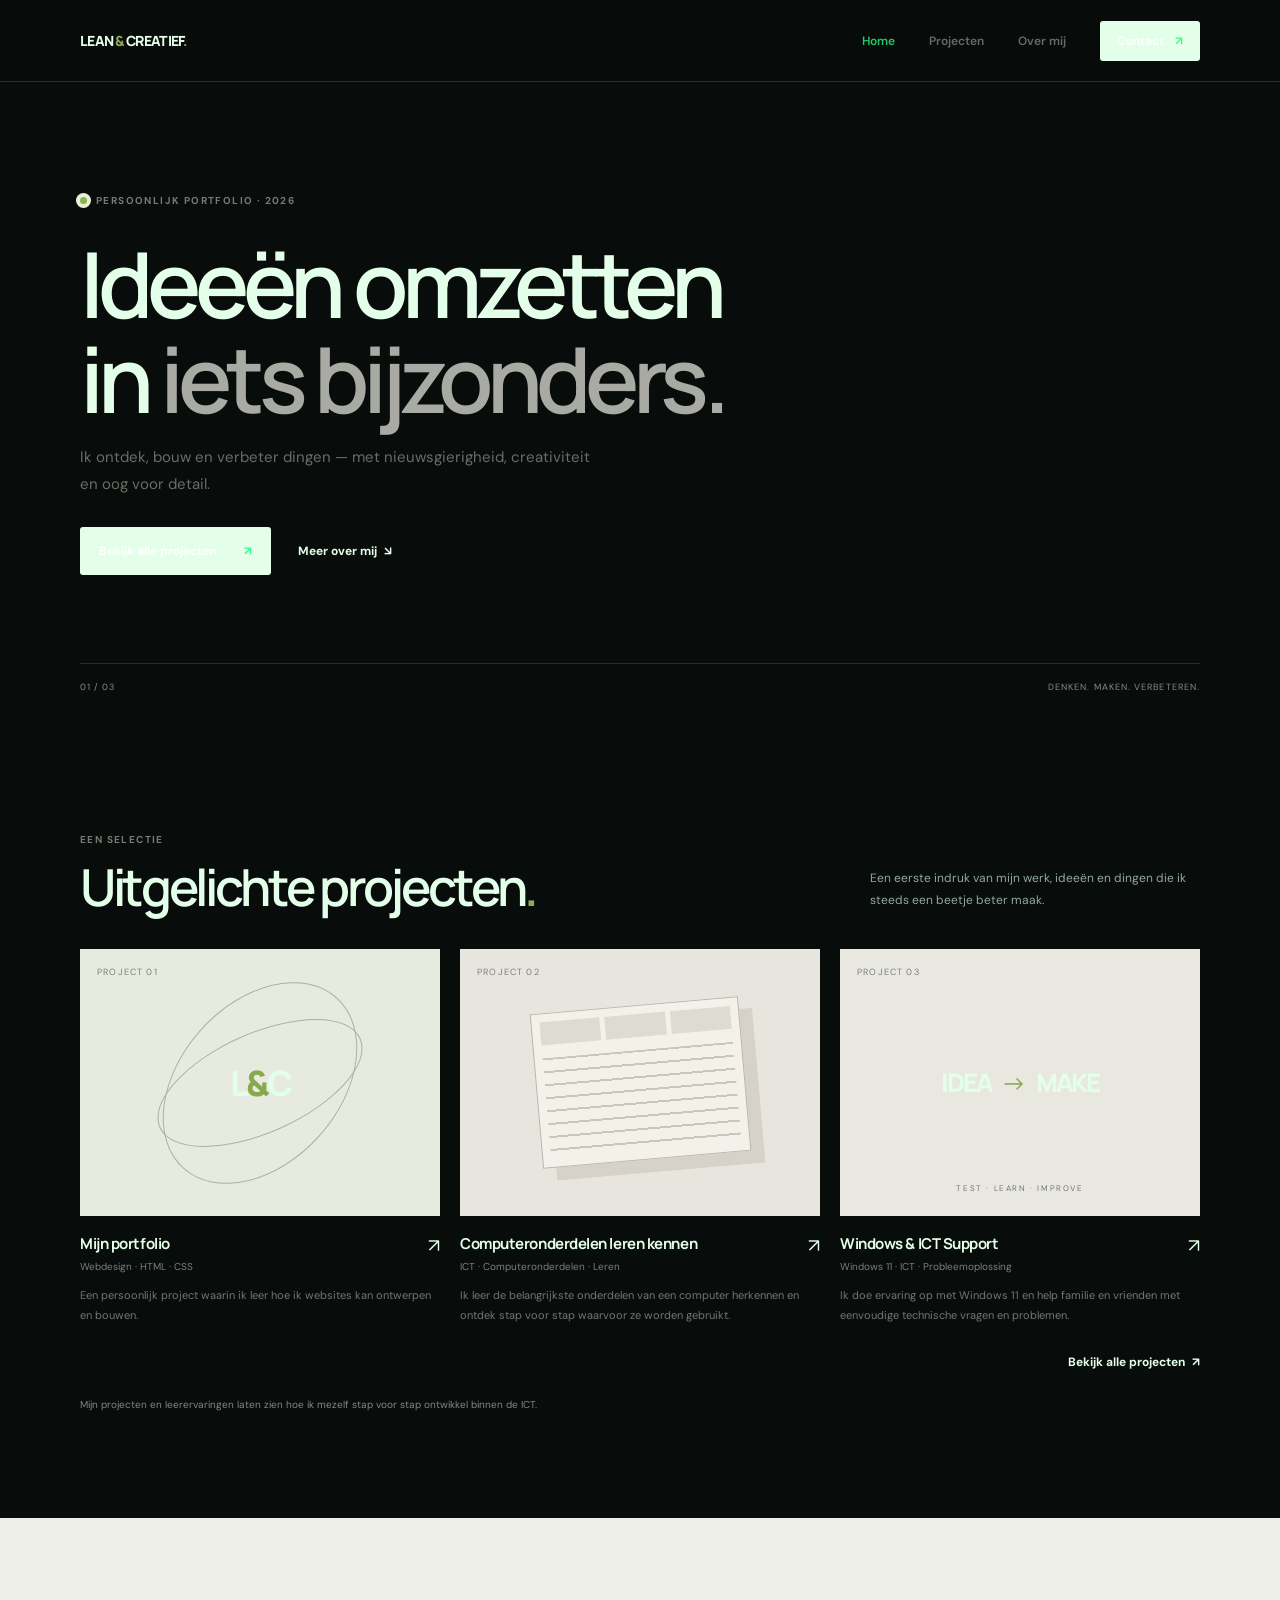
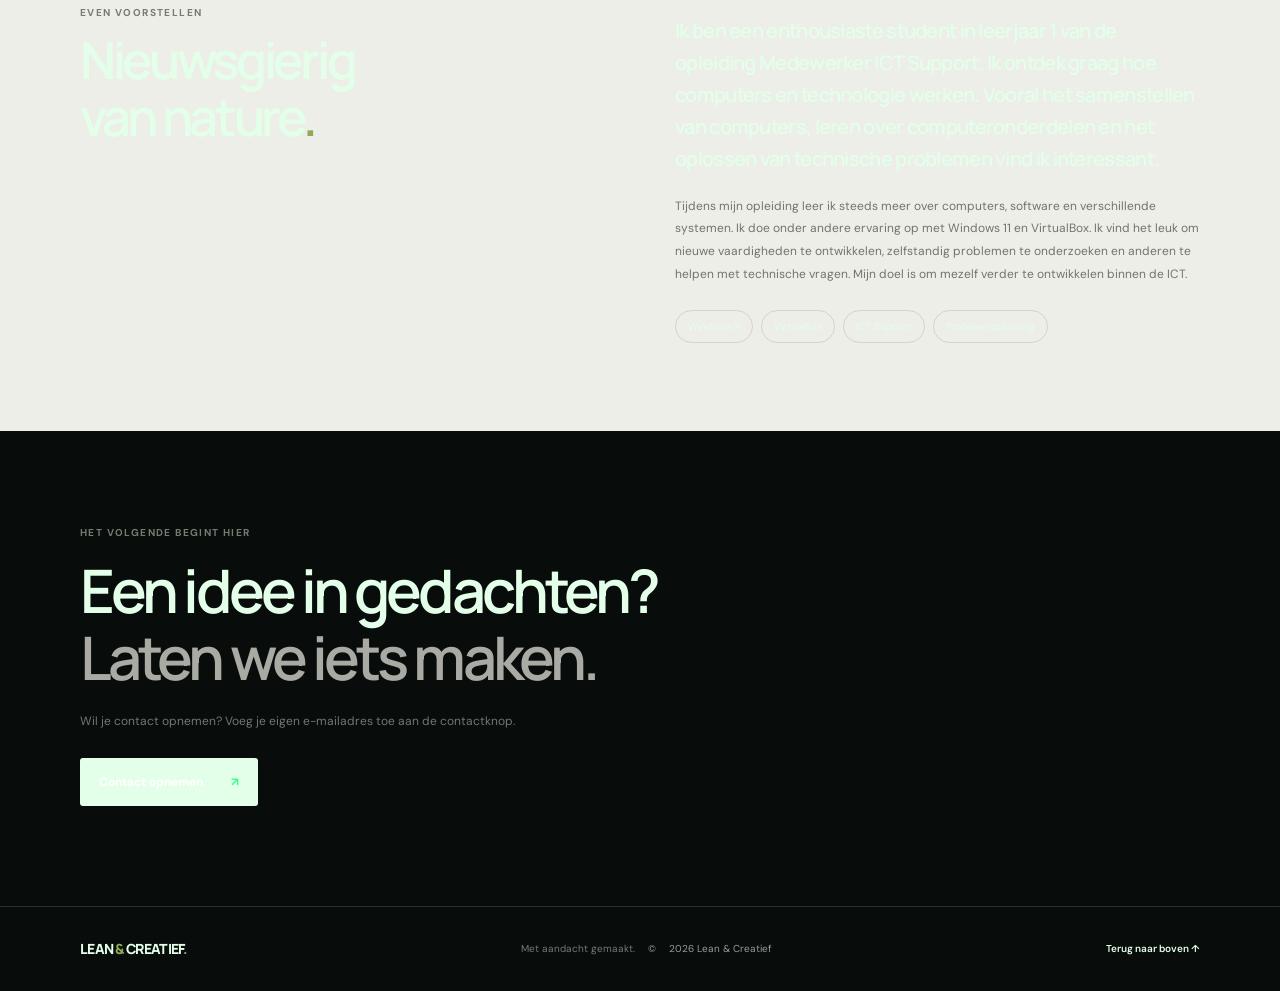
<file: index.html>
<!doctype html>
<html lang="nl">
<head>
  <meta charset="utf-8">
  <meta name="viewport" content="width=device-width, initial-scale=1">
  <meta name="theme-color" content="#f7f7f3">
  <meta name="description" content="Lean & Creatief — een persoonlijk portfolio van projecten, vaardigheden en creatieve oplossingen.">
  <title>Lean & Creatief — Portfolio</title>
  <link rel="preconnect" href="https://fonts.googleapis.com">
  <link rel="preconnect" href="https://fonts.gstatic.com" crossorigin>
  <link href="https://fonts.googleapis.com/css2?family=DM+Sans:wght@400;500;600;700&family=Manrope:wght@400;500;600;700;800&display=swap" rel="stylesheet">
  <link rel="stylesheet" href="style.css">
  <script src="script.js" defer></script>
</head>
<body>
  <a class="skip-link" href="#main">Ga naar de inhoud</a>
  <header class="site-header">
    <a class="brand" href="index.html" aria-label="Lean & Creatief — beginpagina">LEAN<span>&</span>CREATIEF<span class="brand-dot">.</span></a>
    <button class="menu-toggle" type="button" aria-label="Menu openen" aria-expanded="false" aria-controls="primary-nav">
      <span></span><span></span><span></span>
    </button>
    <nav class="nav" id="primary-nav" aria-label="Hoofdnavigatie">
      <a class="active" href="index.html" aria-current="page">Home</a>
      <a href="projecten.html">Projecten</a>
      <a href="index.html#over">Over mij</a>
      <a class="nav-contact" href="index.html#contact">Contact <span aria-hidden="true">↗</span></a>
    </nav>
  </header>

  <main id="main">
    <section class="hero section-wrap">
      <p class="eyebrow"><span class="status-dot"></span> PERSOONLIJK PORTFOLIO · 2026</p>
      <h1>Ideeën omzetten<br>in <span class="muted-word">iets bijzonders.</span></h1>
      <p class="hero-copy">Ik ontdek, bouw en verbeter dingen — met nieuwsgierigheid, creativiteit en oog voor detail.</p>
      <div class="hero-actions">
        <a class="button button-dark" href="projecten.html">Bekijk alle projecten <span aria-hidden="true">↗</span></a>
        <a class="text-link" href="#over">Meer over mij <span aria-hidden="true">↘</span></a>
      </div>
      <div class="hero-note"><span>01 / 03</span><span>DENKEN. MAKEN. VERBETEREN.</span></div>
    </section>

    <section class="projects section-wrap" id="projecten">
      <div class="section-heading">
        <div><p class="eyebrow">EEN SELECTIE</p><h2>Uitgelichte projecten<span class="brand-dot">.</span></h2></div>
        <p class="section-description">Een eerste indruk van mijn werk, ideeën en dingen die ik steeds een beetje beter maak.</p>
      </div>
      <div class="project-grid">
        <article class="project-card">
          <a class="project-card-link" href="projecten.html#portfolio-project">
            <div class="project-art art-one"><span class="art-label">PROJECT 01</span><div class="orbit orbit-a"></div><div class="orbit orbit-b"></div><div class="art-center">L<span>&</span>C</div></div>
            <div class="project-meta"><div><h3>Mijn portfolio</h3><p>Webdesign · HTML · CSS</p></div><span class="project-arrow" aria-hidden="true">↗</span></div>
           <p class="project-description">Een persoonlijk project waarin ik leer hoe ik websites kan ontwerpen en bouwen.</p>
          </a>
        </article>
        <article class="project-card">
          <a class="project-card-link" href="projecten.html#computer-project">
            <div class="project-art art-two"><span class="art-label">PROJECT 02</span><div class="grid-window"><span></span><span></span><span></span><div class="window-lines"></div></div></div>
            <div class="project-meta"><div><h3>Computeronderdelen leren kennen</h3><p>ICT · Computeronderdelen · Leren</p></div><span class="project-arrow" aria-hidden="true">↗</span></div>
            <p class="project-description">Ik leer de belangrijkste onderdelen van een computer herkennen en ontdek stap voor stap waarvoor ze worden gebruikt.</p>
          </a>
        </article>
        <article class="project-card">
          <a class="project-card-link" href="projecten.html#experimenten">
            <div class="project-art art-three"><span class="art-label">PROJECT 03</span><div class="idea-shape">IDEA<span>→</span>MAKE</div><div class="idea-caption">TEST · LEARN · IMPROVE</div></div>
            <div class="project-meta"><div><h3>Windows & ICT Support</h3><p>Windows 11 · ICT · Probleemoplossing</p></div><span class="project-arrow" aria-hidden="true">↗</span></div>
           <p class="project-description">Ik doe ervaring op met Windows 11 en help familie en vrienden met eenvoudige technische vragen en problemen.</p>
          </a>
        </article>
      </div>
      <div class="section-cta"><a class="text-link" href="projecten.html">Bekijk alle projecten <span aria-hidden="true">↗</span></a></div>
      <p class="edit-hint">Mijn projecten en leerervaringen laten zien hoe ik mezelf stap voor stap ontwikkel binnen de ICT.</p>
    </section>

    <section class="about-section" id="over">
      <div class="section-wrap about-layout">
        <div><p class="eyebrow">EVEN VOORSTELLEN</p><h2>Nieuwsgierig<br>van nature<span class="brand-dot">.</span></h2></div>
        <div class="about-content">
          <p class="about-lead">Ik ben een enthousiaste student in leerjaar 1 van de opleiding Medewerker ICT Support. Ik ontdek graag hoe computers en technologie werken. Vooral het samenstellen van computers, leren over computeronderdelen en het oplossen van technische problemen vind ik interessant.</p>

<p>Tijdens mijn opleiding leer ik steeds meer over computers, software en verschillende systemen. Ik doe onder andere ervaring op met Windows 11 en VirtualBox. Ik vind het leuk om nieuwe vaardigheden te ontwikkelen, zelfstandig problemen te onderzoeken en anderen te helpen met technische vragen. Mijn doel is om mezelf verder te ontwikkelen binnen de ICT.</p>
          <div class="skills"><span>Windows 11</span><span>VirtualBox</span><span>ICT Support</span><span>Probleemoplossing</span></div>
        </div>
      </div>
    </section>

    <section class="contact-section section-wrap" id="contact">
      <p class="eyebrow">HET VOLGENDE BEGINT HIER</p>
      <h2>Een idee in gedachten?<br><span class="muted-word">Laten we iets maken.</span></h2>
      <p class="contact-copy">Wil je contact opnemen? Voeg je eigen e-mailadres toe aan de contactknop.</p>
      <a class="button button-dark" href="mailto:jouwemail@example.com" id="email-link">Contact opnemen <span aria-hidden="true">↗</span></a>
      
    </section>
  </main>

  <footer class="footer">
    <a class="brand" href="index.html">LEAN<span>&</span>CREATIEF<span class="brand-dot">.</span></a>
    <p>Met aandacht gemaakt. <span>© <span id="year">2026</span> Lean & Creatief</span></p>
    <a href="#main" class="back-top">Terug naar boven ↑</a>
  </footer>
</body>
</html>
</file>
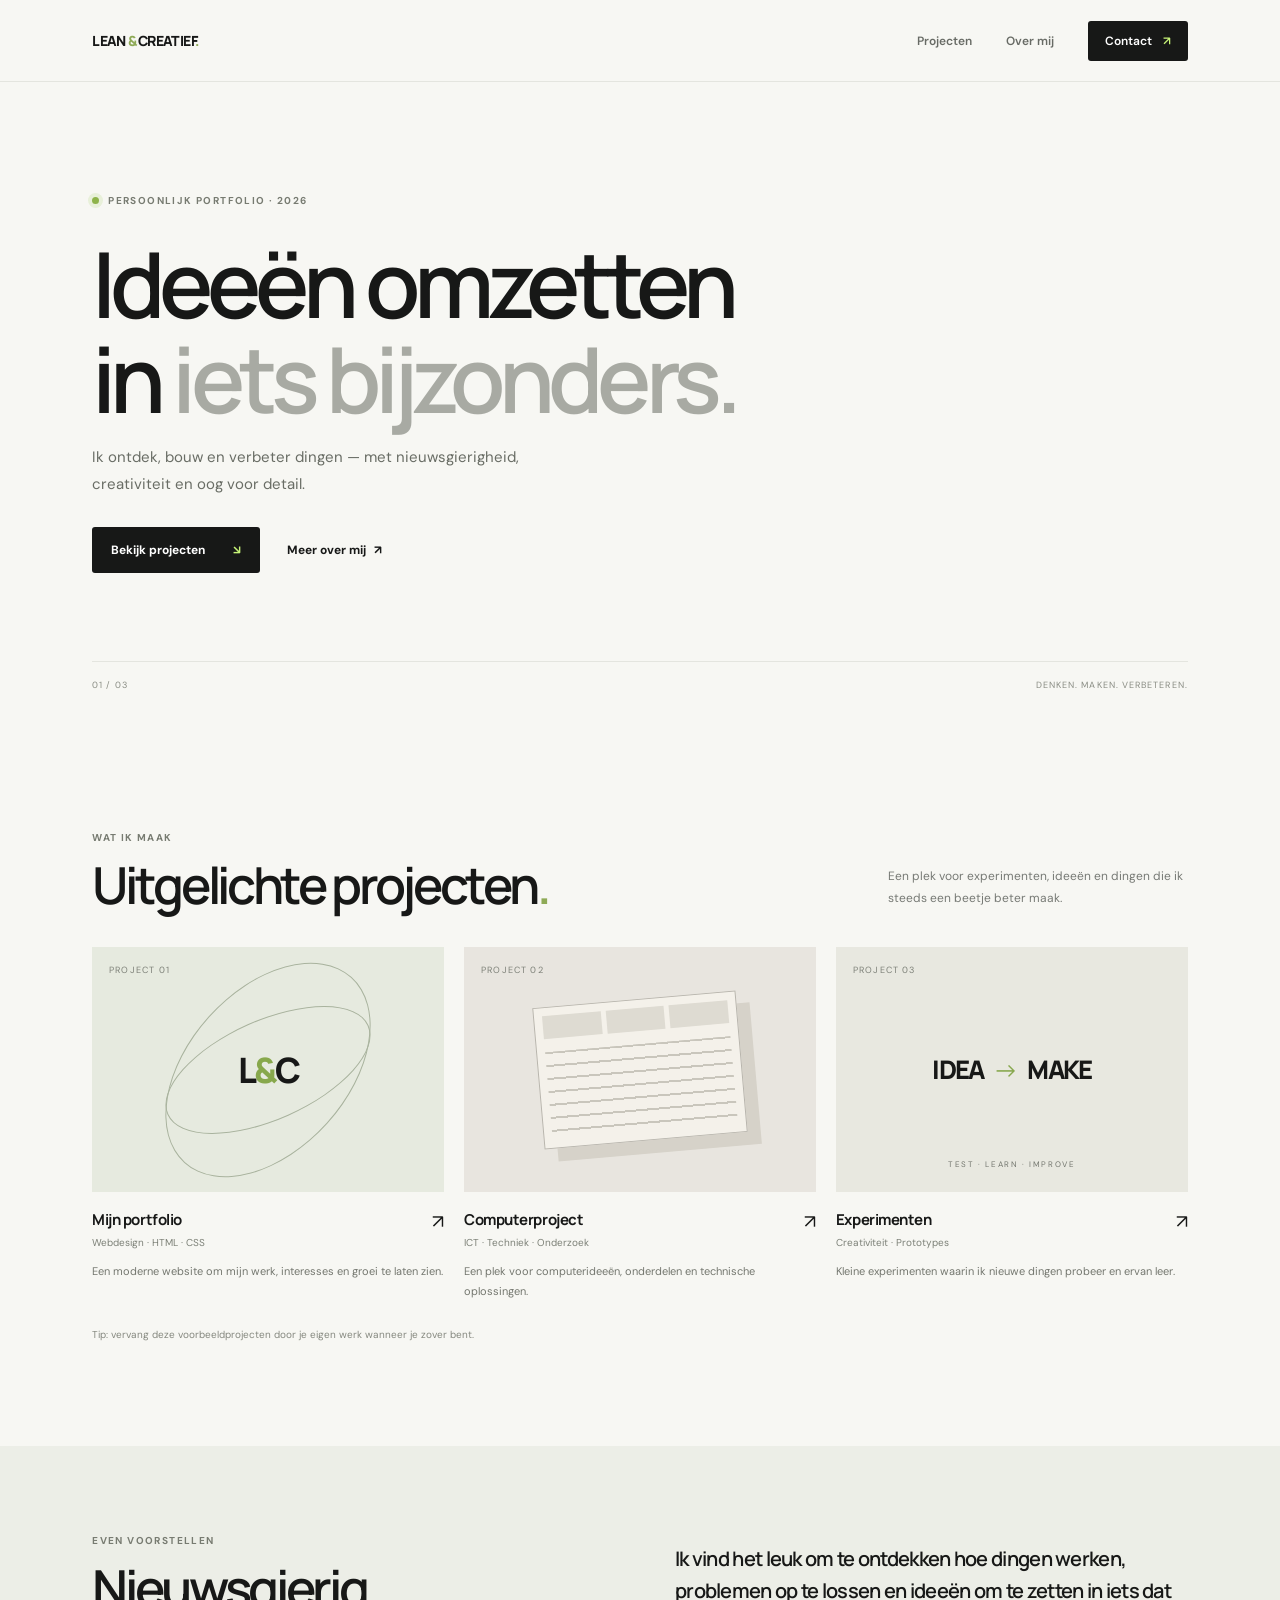
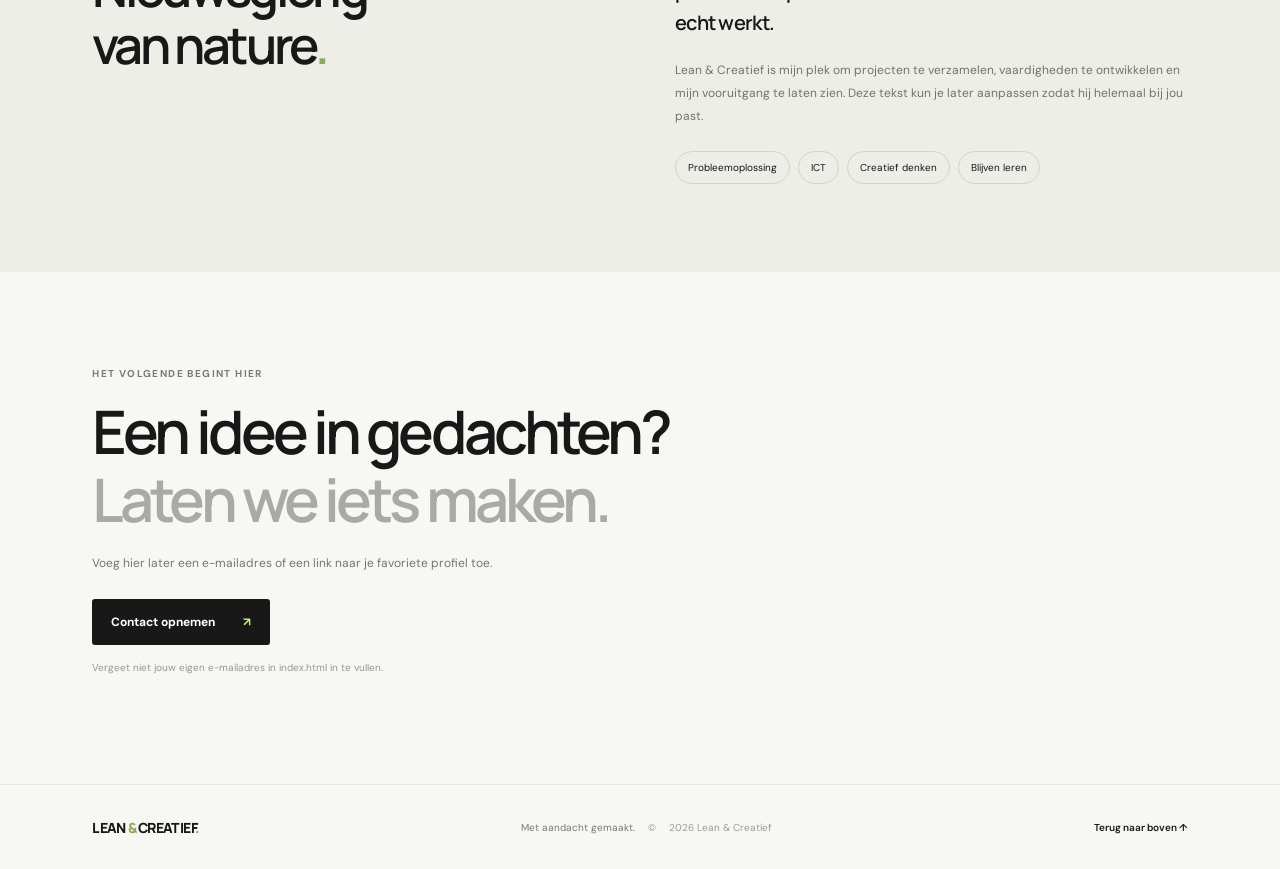
<file: lean-creatief/index.html>
<!doctype html>
<html lang="nl">
<head>
  <meta charset="utf-8">
  <meta name="viewport" content="width=device-width, initial-scale=1">
  <meta name="description" content="Lean & Creatief — een persoonlijk portfolio van projecten, vaardigheden en creatieve oplossingen.">
  <title>Lean & Creatief — Portfolio</title>
  <link rel="preconnect" href="https://fonts.googleapis.com">
  <link rel="preconnect" href="https://fonts.gstatic.com" crossorigin>
  <link href="https://fonts.googleapis.com/css2?family=DM+Sans:wght@400;500;600;700&family=Manrope:wght@400;500;600;700;800&display=swap" rel="stylesheet">
  <link rel="stylesheet" href="style.css">
  <script src="script.js" defer></script>
</head>
<body>
  <header class="site-header">
    <a class="brand" href="#home" aria-label="Lean & Creatief — beginpagina">LEAN<span>&</span>CREATIEF<span class="brand-dot">.</span></a>
    <button class="menu-toggle" aria-label="Menu openen" aria-expanded="false">☰</button>
    <nav class="nav" aria-label="Hoofdnavigatie">
      <a href="#projecten">Projecten</a>
      <a href="#over">Over mij</a>
      <a class="nav-contact" href="#contact">Contact <span aria-hidden="true">↗</span></a>
    </nav>
  </header>

  <main id="home">
    <section class="hero section-wrap">
      <p class="eyebrow"><span class="status-dot"></span> PERSOONLIJK PORTFOLIO · 2026</p>
      <h1>Ideeën omzetten<br>in <span class="muted-word">iets bijzonders.</span></h1>
      <p class="hero-copy">Ik ontdek, bouw en verbeter dingen — met nieuwsgierigheid, creativiteit en oog voor detail.</p>
      <div class="hero-actions">
        <a class="button button-dark" href="#projecten">Bekijk projecten <span aria-hidden="true">↘</span></a>
        <a class="text-link" href="#over">Meer over mij <span aria-hidden="true">↗</span></a>
      </div>
      <div class="hero-note"><span>01 / 03</span><span>DENKEN. MAKEN. VERBETEREN.</span></div>
    </section>

    <section class="projects section-wrap" id="projecten">
      <div class="section-heading">
        <div><p class="eyebrow">WAT IK MAAK</p><h2>Uitgelichte projecten<span class="brand-dot">.</span></h2></div>
        <p class="section-description">Een plek voor experimenten, ideeën en dingen die ik steeds een beetje beter maak.</p>
      </div>
      <div class="project-grid">
        <article class="project-card project-feature">
          <div class="project-art art-one"><span class="art-label">PROJECT 01</span><div class="orbit orbit-a"></div><div class="orbit orbit-b"></div><div class="art-center">L<span>&</span>C</div></div>
          <div class="project-meta"><div><h3>Mijn portfolio</h3><p>Webdesign · HTML · CSS</p></div><span class="project-arrow" aria-hidden="true">↗</span></div>
          <p class="project-description">Een moderne website om mijn werk, interesses en groei te laten zien.</p>
        </article>
        <article class="project-card">
          <div class="project-art art-two"><span class="art-label">PROJECT 02</span><div class="grid-window"><span></span><span></span><span></span><div class="window-lines"></div></div></div>
          <div class="project-meta"><div><h3>Computerproject</h3><p>ICT · Techniek · Onderzoek</p></div><span class="project-arrow" aria-hidden="true">↗</span></div>
          <p class="project-description">Een plek voor computerideeën, onderdelen en technische oplossingen.</p>
        </article>
        <article class="project-card">
          <div class="project-art art-three"><span class="art-label">PROJECT 03</span><div class="idea-shape">IDEA<span>→</span>MAKE</div><div class="idea-caption">TEST · LEARN · IMPROVE</div></div>
          <div class="project-meta"><div><h3>Experimenten</h3><p>Creativiteit · Prototypes</p></div><span class="project-arrow" aria-hidden="true">↗</span></div>
          <p class="project-description">Kleine experimenten waarin ik nieuwe dingen probeer en ervan leer.</p>
        </article>
      </div>
      <p class="edit-hint">Tip: vervang deze voorbeeldprojecten door je eigen werk wanneer je zover bent.</p>
    </section>

    <section class="about-section" id="over">
      <div class="section-wrap about-layout">
        <div><p class="eyebrow">EVEN VOORSTELLEN</p><h2>Nieuwsgierig<br>van nature<span class="brand-dot">.</span></h2></div>
        <div class="about-content">
          <p class="about-lead">Ik vind het leuk om te ontdekken hoe dingen werken, problemen op te lossen en ideeën om te zetten in iets dat echt werkt.</p>
          <p>Lean & Creatief is mijn plek om projecten te verzamelen, vaardigheden te ontwikkelen en mijn vooruitgang te laten zien. Deze tekst kun je later aanpassen zodat hij helemaal bij jou past.</p>
          <div class="skills"><span>Probleemoplossing</span><span>ICT</span><span>Creatief denken</span><span>Blijven leren</span></div>
        </div>
      </div>
    </section>

    <section class="contact-section section-wrap" id="contact">
      <p class="eyebrow">HET VOLGENDE BEGINT HIER</p>
      <h2>Een idee in gedachten?<br><span class="muted-word">Laten we iets maken.</span></h2>
      <p class="contact-copy">Voeg hier later een e-mailadres of een link naar je favoriete profiel toe.</p>
      <a class="button button-dark" href="mailto: jouwemail@example.com" id="email-link">Contact opnemen <span aria-hidden="true">↗</span></a>
      <p class="email-note">Vergeet niet jouw eigen e-mailadres in index.html in te vullen.</p>
    </section>
  </main>

  <footer class="footer">
    <a class="brand" href="#home">LEAN<span>&</span>CREATIEF<span class="brand-dot">.</span></a>
    <p>Met aandacht gemaakt. <span>© <span id="year">2026</span> Lean & Creatief</span></p>
    <a href="#home" class="back-top">Terug naar boven ↑</a>
  </footer>
</body>
</html>
</file>
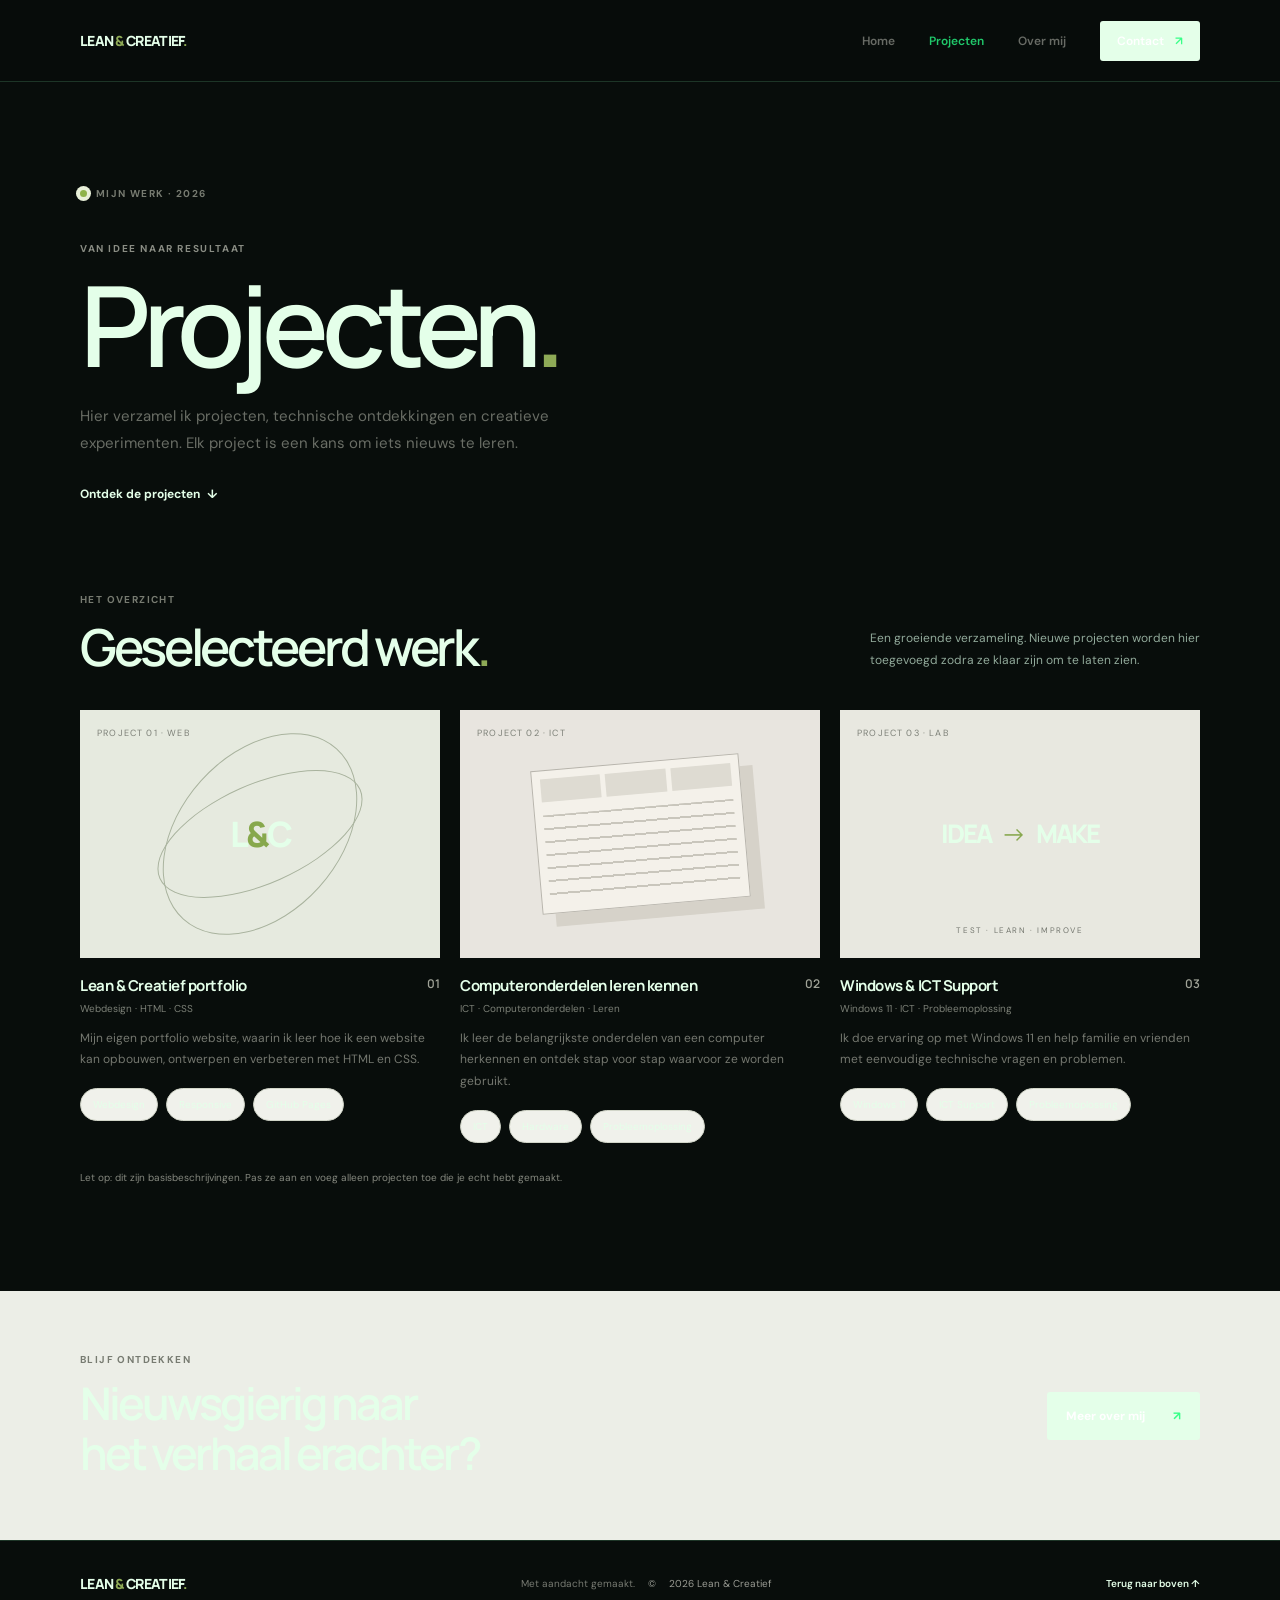
<file: projecten.html>
<!doctype html>
<html lang="nl">
<head>
  <meta charset="utf-8">
  <meta name="viewport" content="width=device-width, initial-scale=1">
  <meta name="theme-color" content="#f7f7f3">
  <meta name="description" content="Bekijk de projecten van Lean & Creatief: ICT, webdesign en creatieve experimenten.">
  <title>Projecten — Lean & Creatief</title>
  <link rel="preconnect" href="https://fonts.googleapis.com">
  <link rel="preconnect" href="https://fonts.gstatic.com" crossorigin>
  <link href="https://fonts.googleapis.com/css2?family=DM+Sans:wght@400;500;600;700&family=Manrope:wght@400;500;600;700;800&display=swap" rel="stylesheet">
  <link rel="stylesheet" href="style.css">
  <script src="script.js" defer></script>
</head>
<body>
  <a class="skip-link" href="#main">Ga naar de inhoud</a>
  <header class="site-header">
    <a class="brand" href="index.html" aria-label="Lean & Creatief — beginpagina">LEAN<span>&</span>CREATIEF<span class="brand-dot">.</span></a>
    <button class="menu-toggle" type="button" aria-label="Menu openen" aria-expanded="false" aria-controls="primary-nav">
      <span></span><span></span><span></span>
    </button>
    <nav class="nav" id="primary-nav" aria-label="Hoofdnavigatie">
      <a href="index.html">Home</a>
      <a class="active" href="projecten.html" aria-current="page">Projecten</a>
      <a href="index.html#over">Over mij</a>
      <a class="nav-contact" href="index.html#contact">Contact <span aria-hidden="true">↗</span></a>
    </nav>
  </header>

  <main id="main">
    <section class="page-hero section-wrap">
      <p class="eyebrow"><span class="status-dot"></span> MIJN WERK · 2026</p>
      <p class="page-kicker">VAN IDEE NAAR RESULTAAT</p>
      <h1>Projecten<span class="brand-dot">.</span></h1>
      <p class="hero-copy">Hier verzamel ik projecten, technische ontdekkingen en creatieve experimenten. Elk project is een kans om iets nieuws te leren.</p>
      <a class="text-link" href="#project-overzicht">Ontdek de projecten <span aria-hidden="true">↓</span></a>
    </section>

    <section class="projects section-wrap projects-page" id="project-overzicht">
      <div class="section-heading">
        <div><p class="eyebrow">HET OVERZICHT</p><h2>Geselecteerd werk<span class="brand-dot">.</span></h2></div>
        <p class="section-description">Een groeiende verzameling. Nieuwe projecten worden hier toegevoegd zodra ze klaar zijn om te laten zien.</p>
      </div>

      <div class="project-grid project-grid-page">
        <article class="project-card project-detail" id="portfolio-project">
          <div class="project-art art-one"><span class="art-label">PROJECT 01 · WEB</span><div class="orbit orbit-a"></div><div class="orbit orbit-b"></div><div class="art-center">L<span>&</span>C</div></div>
          <div class="project-meta"><div><h3>Lean & Creatief portfolio</h3><p>Webdesign · HTML · CSS</p></div><span class="project-number">01</span></div>
          <p class="project-description">Mijn eigen portfolio website, waarin ik leer hoe ik een website kan opbouwen, ontwerpen en verbeteren met HTML en CSS.</p>
          <div class="project-tags"><span>Webdesign</span><span>Responsive</span><span>GitHub Pages</span></div>
        </article>

        <article class="project-card project-detail" id="computer-project">
          <div class="project-art art-two"><span class="art-label">PROJECT 02 · ICT</span><div class="grid-window"><span></span><span></span><span></span><div class="window-lines"></div></div></div>
          <div class="project-meta"><div><h3>Computeronderdelen leren kennen</h3><p>ICT · Computeronderdelen · Leren</p></div><span class="project-number">02</span></div>
          <p class="project-description">Ik leer de belangrijkste onderdelen van een computer herkennen en ontdek stap voor stap waarvoor ze worden gebruikt.</p>
          <div class="project-tags"><span>ICT</span><span>Hardware</span><span>Probleemoplossing</span></div>
        </article>

        <article class="project-card project-detail" id="experimenten">
          <div class="project-art art-three"><span class="art-label">PROJECT 03 · LAB</span><div class="idea-shape">IDEA<span>→</span>MAKE</div><div class="idea-caption">TEST · LEARN · IMPROVE</div></div>
          <div class="project-meta"><div><h3>Windows & ICT Support</h3><p>Windows 11 · ICT · Probleemoplossing</p></div><span class="project-number">03</span></div>
          <p class="project-description">Ik doe ervaring op met Windows 11 en help familie en vrienden met eenvoudige technische vragen en problemen.</p>
          <div class="project-tags"><span>Windows 11</span><span>ICT Support</span><span>Probleemoplossing</span></div>
        </article>
      </div>
      <p class="edit-hint">Let op: dit zijn basisbeschrijvingen. Pas ze aan en voeg alleen projecten toe die je echt hebt gemaakt.</p>
    </section>

    <section class="next-step-section">
      <div class="section-wrap next-step-inner">
        <div><p class="eyebrow">BLIJF ONTDEKKEN</p><h2>Nieuwsgierig naar<br>het verhaal erachter?</h2></div>
        <a class="button button-dark" href="index.html#over">Meer over mij <span aria-hidden="true">↗</span></a>
      </div>
    </section>
  </main>

  <footer class="footer">
    <a class="brand" href="index.html">LEAN<span>&</span>CREATIEF<span class="brand-dot">.</span></a>
    <p>Met aandacht gemaakt. <span>© <span id="year">2026</span> Lean & Creatief</span></p>
    <a href="#main" class="back-top">Terug naar boven ↑</a>
  </footer>
</body>
</html>
</file>
<file: style.css>
:root {
  --ink: #e4ffe9;
  --muted: #91a99a;
  --paper: #080d0b;
  --line: #1d3527;
  --accent: #39ff88;
  --accent-dark: #20c96b;
  --white: #f0fff4;
  --content: 1120px;
}
* { box-sizing: border-box; }
html { scroll-behavior: smooth; scroll-padding-top: 96px; }
body { margin: 0; background: var(--paper); color: var(--ink); font-family: "DM Sans", Arial, sans-serif; -webkit-font-smoothing: antialiased; text-rendering: optimizeLegibility; }
body.menu-open { overflow: hidden; }
a { color: inherit; text-decoration: none; }
a:focus-visible, button:focus-visible { outline: 3px solid var(--accent-dark); outline-offset: 4px; }
.skip-link { position: absolute; left: 12px; top: -60px; z-index: 100; background: var(--ink); color: white; padding: 12px 16px; border-radius: 4px; }
.skip-link:focus { top: 12px; }
.site-header {
  min-height: 82px;
  padding: 0 max(6%, calc((100% - var(--content)) / 2));
  display: flex;
  align-items: center;
  justify-content: space-between;
  gap: 24px;
  border-bottom: 1px solid var(--line);
  position: relative;
  z-index: 20;
  background: rgba(8, 13, 11, .96);
  backdrop-filter: blur(12px);
}
.brand { font: 800 14px "Manrope", Arial, sans-serif; letter-spacing: -.045em; white-space: nowrap; }
.brand > span:first-child { color: #8eaa56; margin: 0 2px; }
.brand-dot { color: #8eaa56; }
.nav { display: flex; align-items: center; gap: clamp(18px, 3vw, 34px); font-size: 12px; font-weight: 600; }
.nav a:not(.nav-contact) { color: #686b65; transition: color .2s; }
.nav a:hover, .nav a.active, .text-link:hover { color: var(--accent-dark); }
.nav-contact { background: var(--ink); color: white; padding: 12px 17px; border-radius: 3px; }
.nav-contact span { color: var(--accent); margin-left: 8px; }
.menu-toggle { display: none; width: 44px; height: 44px; padding: 11px; border: 1px solid var(--line); border-radius: 4px; background: transparent; cursor: pointer; }
.menu-toggle span { display: block; width: 19px; height: 2px; margin: 4px auto; background: var(--ink); transition: transform .2s, opacity .2s; }
.menu-toggle[aria-expanded="true"] span:first-child { transform: translateY(6px) rotate(45deg); }
.menu-toggle[aria-expanded="true"] span:nth-child(2) { opacity: 0; }
.menu-toggle[aria-expanded="true"] span:last-child { transform: translateY(-6px) rotate(-45deg); }
.section-wrap { width: min(var(--content), 88%); margin: 0 auto; }
.hero { padding-top: clamp(78px, 10vw, 112px); padding-bottom: 66px; min-height: 525px; }
.eyebrow { display: flex; align-items: center; gap: 9px; color: #777b71; font-size: 10px; font-weight: 700; letter-spacing: .14em; }
.status-dot { width: 7px; height: 7px; flex: 0 0 7px; border-radius: 50%; background: #8eb34a; box-shadow: 0 0 0 4px #e8f0d9; }
h1, h2, h3, p { margin-top: 0; }
h1, h2 { font-family: "Manrope", Arial, sans-serif; letter-spacing: -.065em; }
h1 { margin: 29px 0 19px; max-width: 850px; font-size: clamp(46px, 7.4vw, 91px); line-height: 1.04; font-weight: 600; }
.muted-word { color: #a8aaa3; }
.hero-copy { max-width: 510px; color: #696d65; font-size: 15px; line-height: 1.8; }
.hero-actions { display: flex; align-items: center; flex-wrap: wrap; gap: 18px 27px; margin-top: 29px; }
.button { display: inline-flex; justify-content: center; gap: 28px; align-items: center; min-height: 48px; padding: 14px 19px; border-radius: 3px; font-size: 12px; font-weight: 700; transition: transform .2s, background .2s; }
.button:hover { transform: translateY(-2px); }
.button-dark { background: var(--ink); color: white; }
.button-dark span { color: var(--accent); }
.text-link { display: inline-flex; align-items: center; gap: 7px; font-size: 12px; font-weight: 700; }
.hero-note { display: flex; justify-content: space-between; gap: 16px; margin-top: 88px; padding-top: 17px; border-top: 1px solid var(--line); color: #898c83; font-size: 9px; letter-spacing: .12em; }
.projects { padding-top: 74px; padding-bottom: 95px; }
.section-heading { display: flex; justify-content: space-between; align-items: end; gap: 30px; margin-bottom: 34px; }
h2 { font-size: clamp(32px, 4.3vw, 51px); line-height: 1.12; font-weight: 600; margin: 12px 0 0; }
.section-description { max-width: 330px; margin-bottom: 4px; color: var(--muted); font-size: 12px; line-height: 1.8; }
.project-grid { display: grid; grid-template-columns: repeat(3, minmax(0, 1fr)); gap: 20px; }
.project-card { min-width: 0; }
.project-card-link { display: block; height: 100%; }
.project-art { min-height: 210px; aspect-ratio: 1.35 / 1; position: relative; overflow: hidden; display: grid; place-items: center; }
.art-label { position: absolute; top: 17px; left: 17px; z-index: 2; font-size: 9px; letter-spacing: .13em; color: #7d8078; }
.art-one { background: #e6eadf; }
.orbit { position: absolute; border: 1px solid #a9b39e; border-radius: 50%; transform: rotate(-24deg); }
.orbit-a { width: min(220px, 70%); height: 100px; }
.orbit-b { width: min(160px, 52%); height: 230px; transform: rotate(42deg); }
.art-center { font: 800 35px "Manrope", Arial, sans-serif; letter-spacing: -.08em; z-index: 1; }
.art-center span { color: #87a84c; }
.art-two { background: #e8e5df; }
.grid-window { width: 58%; height: 58%; min-height: 110px; border: 1px solid #b8b5ad; background: #f4f1ea; display: grid; grid-template-columns: repeat(3, 1fr); grid-template-rows: 23px 1fr; padding: 8px; gap: 5px; transform: rotate(-5deg); box-shadow: 13px 13px 0 #d6d2c9; }
.grid-window > span { background: #dedbd2; }
.window-lines { grid-column: 1 / -1; margin-top: 8px; background: repeating-linear-gradient(to bottom, #c9c6bc 0 2px, transparent 2px 13px); }
.art-three { background: #e8e8e0; }
.idea-shape { display: flex; align-items: center; gap: 10px; font: 800 clamp(18px, 2vw, 26px) "Manrope", Arial, sans-serif; letter-spacing: -.07em; }
.idea-shape span { font-weight: 400; color: #88a84f; }
.idea-caption { position: absolute; bottom: 23px; font-size: 8px; letter-spacing: .2em; color: #73766e; }
.project-meta { display: flex; justify-content: space-between; align-items: start; gap: 12px; padding-top: 17px; }
.project-meta h3 { margin-bottom: 6px; font: 700 15px "Manrope", Arial, sans-serif; letter-spacing: -.03em; }
.project-meta p { margin-bottom: 0; font-size: 10px; color: #7c8077; }
.project-arrow { font-size: 19px; transition: transform .2s; }
.project-card-link:hover .project-arrow { transform: translate(3px, -3px); }
.project-description { margin-top: 13px; margin-bottom: 0; color: #74776f; font-size: 11px; line-height: 1.8; }
.section-cta { display: flex; justify-content: flex-end; margin-top: 28px; }
.edit-hint { color: #85887f; font-size: 10px; line-height: 1.7; margin-top: 26px; }
.about-section { background: #eceee7; padding: 88px 0; }
.about-layout { display: grid; grid-template-columns: 1fr 1fr; gap: 70px; }
.about-content { padding-top: 9px; }
.about-lead { font: 600 20px/1.6 "Manrope", Arial, sans-serif; letter-spacing: -.035em; }
.about-content > p:not(.about-lead) { color: #71756c; font-size: 12px; line-height: 1.9; }
.skills, .project-tags { display: flex; flex-wrap: wrap; gap: 8px; margin-top: 24px; }
.skills span, .project-tags span { border: 1px solid #d1d5c8; border-radius: 99px; padding: 9px 12px; font-size: 10px; }
.contact-section { padding-top: 95px; padding-bottom: 100px; }
.contact-section h2 { margin: 18px 0 20px; font-size: clamp(34px, 5vw, 60px); }
.contact-copy { color: #74776f; font-size: 12px; line-height: 1.8; }
.contact-section .button { margin-top: 13px; }
.email-note { margin-top: 16px; color: #96988f; font-size: 10px; }
.footer { min-height: 85px; border-top: 1px solid var(--line); padding: 22px max(6%, calc((100% - var(--content)) / 2)); display: flex; align-items: center; justify-content: space-between; gap: 20px; }
.footer p { color: #777a72; margin: 0; font-size: 10px; }
.footer p span { margin-left: 10px; color: #9a9c94; }
.back-top { font-size: 10px; font-weight: 600; }
.page-hero { padding-top: clamp(72px, 9vw, 105px); padding-bottom: 45px; }
.page-kicker { margin: 42px 0 -17px; color: #8a8d84; font-size: 10px; font-weight: 700; letter-spacing: .16em; }
.page-hero h1 { font-size: clamp(58px, 10vw, 112px); margin-bottom: 20px; }
.page-hero .hero-copy { margin-bottom: 25px; }
.projects-page { padding-top: 45px; }
.project-grid-page { row-gap: 48px; }
.project-detail .project-art { aspect-ratio: 1.45 / 1; }
.project-number { color: #a0a398; font: 600 12px "Manrope", Arial, sans-serif; }
.project-detail .project-description { font-size: 12px; }
.project-tags { margin-top: 17px; }
.project-tags span { background: #f0f1eb; }
.next-step-section { background: #eceee7; padding: 62px 0; }
.next-step-inner { display: flex; justify-content: space-between; align-items: center; gap: 28px; }
.next-step-inner h2 { font-size: clamp(30px, 4vw, 45px); }
@media (max-width: 900px) {
  .project-grid { grid-template-columns: repeat(2, minmax(0, 1fr)); }
  .project-grid .project-card:last-child:nth-child(odd) { grid-column: 1 / -1; }
  .project-grid .project-card:last-child:nth-child(odd) .project-art { aspect-ratio: 2 / 1; }
  .about-layout { gap: 38px; }
}
@media (max-width: 640px) {
  html { scroll-padding-top: 76px; }
  .site-header { min-height: 70px; padding: 0 6%; }
  .menu-toggle { display: block; }
  .nav { display: none; position: absolute; top: 69px; left: 0; right: 0; z-index: 30; background: var(--paper); border-bottom: 1px solid var(--line); padding: 20px 6% 24px; flex-direction: column; align-items: stretch; gap: 0; box-shadow: 0 12px 18px rgba(23,24,23,.06); }
  .nav.open { display: flex; }
  .nav a { padding: 13px 0; }
  .nav .nav-contact { text-align: center; margin-top: 8px; padding: 14px 17px; }
  .section-wrap { width: 88%; }
  .hero { padding-top: 76px; min-height: 0; }
  h1 { font-size: clamp(43px, 12vw, 66px); }
  .hero-copy { font-size: 14px; }
  .hero-note { margin-top: 58px; font-size: 8px; }
  .section-heading { align-items: flex-start; flex-direction: column; gap: 12px; }
  .project-grid, .project-grid-page { grid-template-columns: 1fr; gap: 34px; }
  .project-grid .project-card:last-child:nth-child(odd) { grid-column: auto; }
  .project-grid .project-card:last-child:nth-child(odd) .project-art { aspect-ratio: 1.35 / 1; }
  .project-art { min-height: 230px; }
  .about-layout { grid-template-columns: 1fr; gap: 25px; }
  .about-section { padding: 68px 0; }
  .contact-section { padding: 70px 0; }
  .footer { padding: 24px 6%; flex-wrap: wrap; }
  .footer p { order: 3; width: 100%; line-height: 1.8; }
  .footer p span { display: block; margin: 3px 0 0; }
  .page-hero { padding-top: 68px; }
  .page-kicker { margin-top: 35px; }
  .project-grid-page { row-gap: 38px; }
  .next-step-inner { align-items: flex-start; flex-direction: column; }
}
@media (max-width: 360px) {
  .brand { font-size: 12px; }
  .hero-actions { align-items: stretch; flex-direction: column; }
  .hero-actions .button { width: 100%; }
  .hero-note { letter-spacing: .06em; }
}
@media (hover: none) {
  .button:hover { transform: none; }
}
@media (prefers-reduced-motion: reduce) {
  html { scroll-behavior: auto; }
  *, *::before, *::after { transition-duration: .01ms !important; animation-duration: .01ms !important; animation-iteration-count: 1 !important; }
}
</file>
<file: lean-creatief/style.css>
:root {
  --ink: #171817;
  --muted: #777a75;
  --paper: #f7f7f3;
  --line: #e4e5df;
  --accent: #c6f277;
  --white: #fff;
}
* { box-sizing: border-box; }
html { scroll-behavior: smooth; scroll-padding-top: 90px; }
body { margin: 0; background: var(--paper); color: var(--ink); font-family: "DM Sans", sans-serif; -webkit-font-smoothing: antialiased; }
a { color: inherit; text-decoration: none; }
.site-header { height: 82px; padding: 0 7.2%; display: flex; align-items: center; justify-content: space-between; border-bottom: 1px solid var(--line); }
.brand { font: 800 14px "Manrope", sans-serif; letter-spacing: -.045em; white-space: nowrap; }
.brand > span:first-child { color: #8eaa56; margin: 0 2px; }
.brand-dot { color: #8eaa56; }
.nav { display: flex; align-items: center; gap: 34px; font-size: 12px; font-weight: 600; }
.nav a:not(.nav-contact) { color: #686b65; }
.nav a:hover, .text-link:hover { color: #789b38; }
.nav-contact { background: var(--ink); color: white; padding: 12px 17px; border-radius: 3px; }
.nav-contact span { color: var(--accent); margin-left: 8px; }
.menu-toggle { display: none; border: 0; background: none; font-size: 22px; }
.section-wrap { width: min(1120px, 85.6%); margin: 0 auto; }
.hero { padding-top: 112px; padding-bottom: 66px; min-height: 525px; }
.eyebrow { display: flex; align-items: center; gap: 9px; color: #777b71; font-size: 10px; font-weight: 700; letter-spacing: .14em; }
.status-dot { width: 7px; height: 7px; border-radius: 50%; background: #8eb34a; box-shadow: 0 0 0 4px #e8f0d9; }
h1, h2, h3, p { margin-top: 0; }
h1, h2 { font-family: "Manrope", sans-serif; letter-spacing: -.065em; }
h1 { margin: 29px 0 19px; max-width: 850px; font-size: clamp(48px, 7.4vw, 91px); line-height: 1.04; font-weight: 600; }
.muted-word { color: #a8aaa3; }
.hero-copy { max-width: 470px; color: #696d65; font-size: 15px; line-height: 1.8; }
.hero-actions { display: flex; align-items: center; gap: 27px; margin-top: 29px; }
.button { display: inline-flex; gap: 28px; align-items: center; padding: 15px 19px; border-radius: 3px; font-size: 12px; font-weight: 700; transition: transform .2s, background .2s; }
.button:hover { transform: translateY(-2px); }
.button-dark { background: var(--ink); color: white; }
.button-dark span { color: var(--accent); }
.text-link { font-size: 12px; font-weight: 700; }
.text-link span { margin-left: 5px; }
.hero-note { display: flex; justify-content: space-between; margin-top: 88px; padding-top: 17px; border-top: 1px solid var(--line); color: #898c83; font-size: 9px; letter-spacing: .12em; }
.projects { padding-top: 74px; padding-bottom: 95px; }
.section-heading { display: flex; justify-content: space-between; align-items: end; gap: 30px; margin-bottom: 34px; }
h2 { font-size: clamp(32px, 4.3vw, 51px); line-height: 1.12; font-weight: 600; margin: 12px 0 0; }
.section-description { max-width: 300px; margin-bottom: 4px; color: var(--muted); font-size: 12px; line-height: 1.8; }
.project-grid { display: grid; grid-template-columns: repeat(3, minmax(0, 1fr)); gap: 20px; }
.project-card { min-width: 0; }
.project-art { height: 245px; position: relative; overflow: hidden; display: grid; place-items: center; }
.art-label { position: absolute; top: 17px; left: 17px; z-index: 2; font-size: 9px; letter-spacing: .13em; color: #7d8078; }
.art-one { background: #e6eadf; }
.orbit { position: absolute; border: 1px solid #a9b39e; border-radius: 50%; transform: rotate(-24deg); }
.orbit-a { width: 220px; height: 100px; }
.orbit-b { width: 160px; height: 250px; transform: rotate(42deg); }
.art-center { font: 800 35px "Manrope", sans-serif; letter-spacing: -.08em; z-index: 1; }
.art-center span { color: #87a84c; }
.art-two { background: #e8e5df; }
.grid-window { width: 58%; height: 58%; border: 1px solid #b8b5ad; background: #f4f1ea; display: grid; grid-template-columns: repeat(3, 1fr); grid-template-rows: 23px 1fr; padding: 8px; gap: 5px; transform: rotate(-5deg); box-shadow: 13px 13px 0 #d6d2c9; }
.grid-window > span { background: #dedbd2; }
.window-lines { grid-column: 1 / -1; margin-top: 8px; background: repeating-linear-gradient(to bottom, #c9c6bc 0 2px, transparent 2px 13px); }
.art-three { background: #e8e8e0; }
.idea-shape { display: flex; align-items: center; gap: 10px; font: 800 clamp(18px, 2vw, 26px) "Manrope", sans-serif; letter-spacing: -.07em; }
.idea-shape span { font-weight: 400; color: #88a84f; }
.idea-caption { position: absolute; bottom: 23px; font-size: 8px; letter-spacing: .2em; color: #73766e; }
.project-meta { display: flex; justify-content: space-between; align-items: start; padding-top: 17px; }
.project-meta h3 { margin-bottom: 6px; font: 700 15px "Manrope", sans-serif; letter-spacing: -.03em; }
.project-meta p { margin-bottom: 0; font-size: 10px; color: #7c8077; }
.project-arrow { font-size: 19px; }
.project-description { margin-top: 13px; margin-bottom: 0; color: #74776f; font-size: 11px; line-height: 1.8; }
.edit-hint { color: #85887f; font-size: 10px; margin-top: 26px; }
.about-section { background: #eceee7; padding: 88px 0; }
.about-layout { display: grid; grid-template-columns: 1fr 1fr; gap: 70px; }
.about-content { padding-top: 9px; }
.about-lead { font: 600 20px/1.6 "Manrope", sans-serif; letter-spacing: -.035em; }
.about-content > p:not(.about-lead) { color: #71756c; font-size: 12px; line-height: 1.9; }
.skills { display: flex; flex-wrap: wrap; gap: 8px; margin-top: 24px; }
.skills span { border: 1px solid #d1d5c8; border-radius: 99px; padding: 9px 12px; font-size: 10px; }
.contact-section { padding-top: 95px; padding-bottom: 100px; }
.contact-section h2 { margin: 18px 0 20px; font-size: clamp(34px, 5vw, 60px); }
.contact-copy { color: #74776f; font-size: 12px; line-height: 1.8; }
.contact-section .button { margin-top: 13px; }
.email-note { margin-top: 16px; color: #96988f; font-size: 10px; }
.footer { min-height: 85px; border-top: 1px solid var(--line); padding: 22px 7.2%; display: flex; align-items: center; justify-content: space-between; gap: 20px; }
.footer p { color: #777a72; margin: 0; font-size: 10px; }
.footer p span { margin-left: 10px; color: #9a9c94; }
.back-top { font-size: 10px; font-weight: 600; }
@media (max-width: 760px) {
  .site-header { height: 70px; padding: 0 6%; position: relative; }
  .menu-toggle { display: block; cursor: pointer; }
  .nav { display: none; position: absolute; top: 69px; left: 0; right: 0; z-index: 5; background: var(--paper); border-bottom: 1px solid var(--line); padding: 20px 6%; flex-direction: column; align-items: flex-start; gap: 22px; }
  .nav.open { display: flex; }
  .section-wrap { width: 88%; }
  .hero { padding-top: 82px; min-height: 0; }
  .hero-note { margin-top: 60px; }
  .section-heading { align-items: flex-start; flex-direction: column; gap: 12px; }
  .project-grid { grid-template-columns: 1fr; gap: 34px; }
  .project-art { height: 270px; }
  .about-layout { grid-template-columns: 1fr; gap: 25px; }
  .about-section { padding: 68px 0; }
  .contact-section { padding: 70px 0; }
  .footer { padding: 24px 6%; flex-wrap: wrap; }
  .footer p { order: 3; width: 100%; }
}
@media (prefers-reduced-motion: reduce) { html { scroll-behavior: auto; } *, *::before, *::after { transition: none !important; } }
</file>
